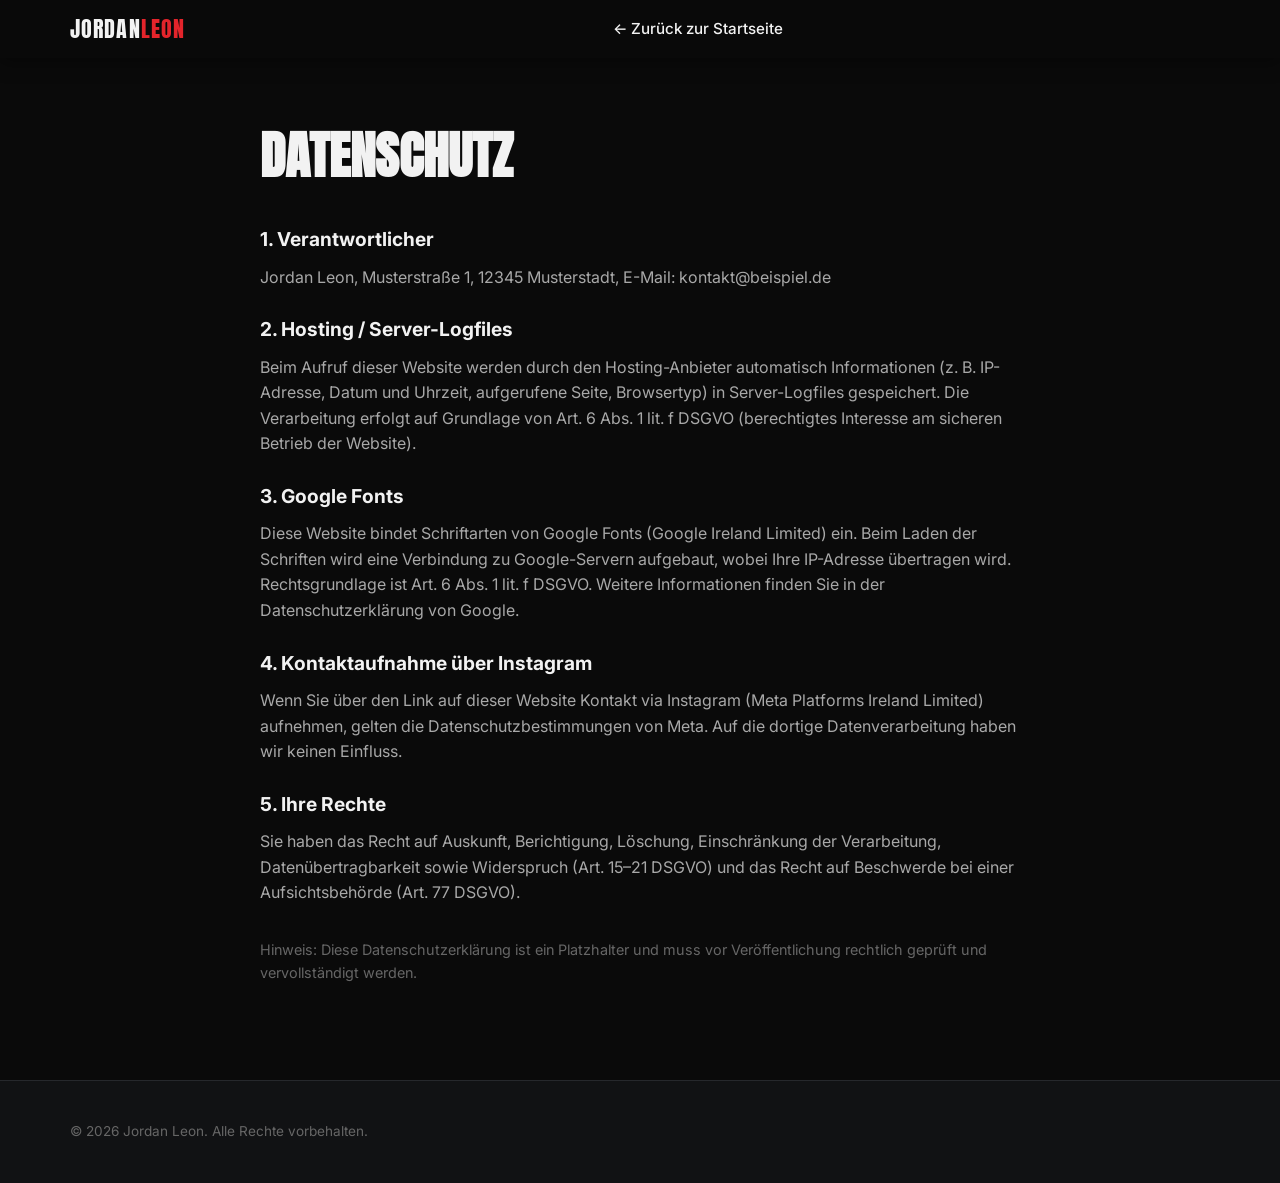
<file: datenschutz.html>
<!DOCTYPE html>
<html lang="de">
<head>
  <meta charset="UTF-8">
  <meta name="viewport" content="width=device-width, initial-scale=1.0">
  <title>Datenschutzerklärung – Jordan Leon</title>
  <meta name="robots" content="noindex">
  <link rel="preconnect" href="https://fonts.googleapis.com">
  <link rel="preconnect" href="https://fonts.gstatic.com" crossorigin>
  <link href="https://fonts.googleapis.com/css2?family=Anton&family=Inter:wght@400;500;600;700&display=swap" rel="stylesheet">
  <link rel="stylesheet" href="css/styles.css">
</head>
<body>
  <header class="nav nav--scrolled">
    <div class="container nav__inner">
      <a href="index.html" class="nav__logo">JORDAN<span>LEON</span></a>
      <nav class="nav__links"><a href="index.html">← Zurück zur Startseite</a></nav>
      <span></span>
    </div>
  </header>

  <section class="section" style="padding-top: 8rem;">
    <div class="container container--narrow">
      <h1 class="section__title">DATENSCHUTZ</h1>

      <h2 style="font-size: 1.2rem; margin: 1.5rem 0 .6rem;">1. Verantwortlicher</h2>
      <p style="color: var(--muted);">
        <!-- TODO: Echte Daten eintragen -->
        Jordan Leon, Musterstraße 1, 12345 Musterstadt, E-Mail: kontakt@beispiel.de
      </p>

      <h2 style="font-size: 1.2rem; margin: 1.5rem 0 .6rem;">2. Hosting / Server-Logfiles</h2>
      <p style="color: var(--muted);">
        Beim Aufruf dieser Website werden durch den Hosting-Anbieter automatisch Informationen
        (z.&nbsp;B. IP-Adresse, Datum und Uhrzeit, aufgerufene Seite, Browsertyp) in Server-Logfiles
        gespeichert. Die Verarbeitung erfolgt auf Grundlage von Art.&nbsp;6 Abs.&nbsp;1 lit.&nbsp;f DSGVO
        (berechtigtes Interesse am sicheren Betrieb der Website).
      </p>

      <h2 style="font-size: 1.2rem; margin: 1.5rem 0 .6rem;">3. Google Fonts</h2>
      <p style="color: var(--muted);">
        Diese Website bindet Schriftarten von Google Fonts (Google Ireland Limited) ein. Beim Laden
        der Schriften wird eine Verbindung zu Google-Servern aufgebaut, wobei Ihre IP-Adresse
        übertragen wird. Rechtsgrundlage ist Art.&nbsp;6 Abs.&nbsp;1 lit.&nbsp;f DSGVO. Weitere
        Informationen finden Sie in der Datenschutzerklärung von Google.
      </p>

      <h2 style="font-size: 1.2rem; margin: 1.5rem 0 .6rem;">4. Kontaktaufnahme über Instagram</h2>
      <p style="color: var(--muted);">
        Wenn Sie über den Link auf dieser Website Kontakt via Instagram (Meta Platforms Ireland Limited)
        aufnehmen, gelten die Datenschutzbestimmungen von Meta. Auf die dortige Datenverarbeitung
        haben wir keinen Einfluss.
      </p>

      <h2 style="font-size: 1.2rem; margin: 1.5rem 0 .6rem;">5. Ihre Rechte</h2>
      <p style="color: var(--muted);">
        Sie haben das Recht auf Auskunft, Berichtigung, Löschung, Einschränkung der Verarbeitung,
        Datenübertragbarkeit sowie Widerspruch (Art.&nbsp;15–21 DSGVO) und das Recht auf Beschwerde
        bei einer Aufsichtsbehörde (Art.&nbsp;77 DSGVO).
      </p>

      <p style="color: #666; margin-top: 2rem; font-size: .9rem;">
        Hinweis: Diese Datenschutzerklärung ist ein Platzhalter und muss vor Veröffentlichung
        rechtlich geprüft und vervollständigt werden.
      </p>
    </div>
  </section>

  <footer class="footer">
    <div class="container footer__inner">
      <p class="footer__copy">© 2026 Jordan Leon. Alle Rechte vorbehalten.</p>
    </div>
  </footer>
</body>
</html>
</file>
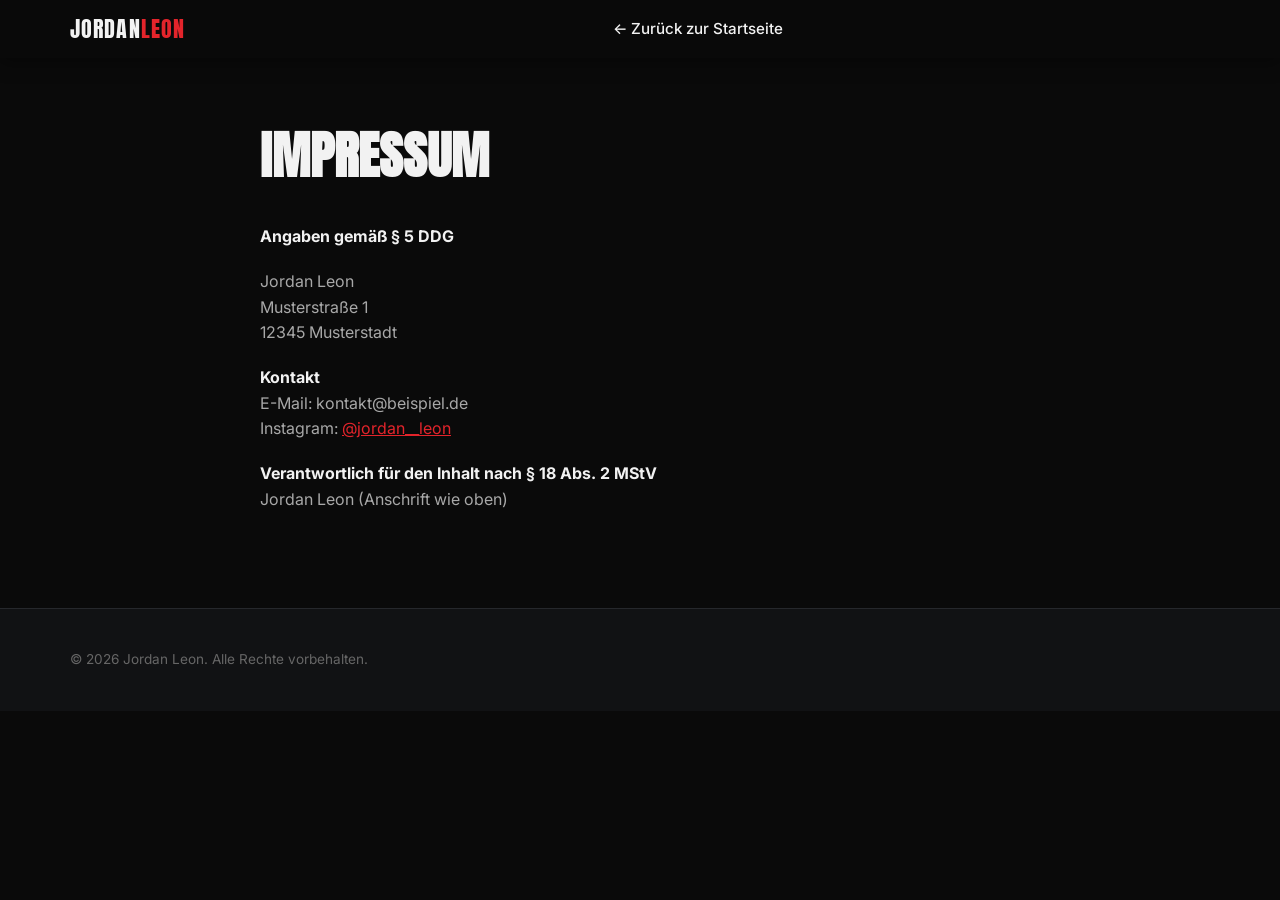
<file: impressum.html>
<!DOCTYPE html>
<html lang="de">
<head>
  <meta charset="UTF-8">
  <meta name="viewport" content="width=device-width, initial-scale=1.0">
  <title>Impressum – Jordan Leon</title>
  <meta name="robots" content="noindex">
  <link rel="preconnect" href="https://fonts.googleapis.com">
  <link rel="preconnect" href="https://fonts.gstatic.com" crossorigin>
  <link href="https://fonts.googleapis.com/css2?family=Anton&family=Inter:wght@400;500;600;700&display=swap" rel="stylesheet">
  <link rel="stylesheet" href="css/styles.css">
</head>
<body>
  <header class="nav nav--scrolled">
    <div class="container nav__inner">
      <a href="index.html" class="nav__logo">JORDAN<span>LEON</span></a>
      <nav class="nav__links"><a href="index.html">← Zurück zur Startseite</a></nav>
      <span></span>
    </div>
  </header>

  <section class="section" style="padding-top: 8rem;">
    <div class="container container--narrow">
      <h1 class="section__title">IMPRESSUM</h1>
      <p style="color: var(--muted); margin-bottom: 1.2rem;"><strong style="color: var(--text);">Angaben gemäß § 5 DDG</strong></p>
      <p style="color: var(--muted); margin-bottom: 1.2rem;">
        <!-- TODO: Echte Daten eintragen -->
        Jordan Leon<br>
        Musterstraße 1<br>
        12345 Musterstadt
      </p>
      <p style="color: var(--muted); margin-bottom: 1.2rem;">
        <strong style="color: var(--text);">Kontakt</strong><br>
        E-Mail: kontakt@beispiel.de<br>
        Instagram: <a href="https://www.instagram.com/jordan__leon/" target="_blank" rel="noopener" style="color: var(--accent);">@jordan__leon</a>
      </p>
      <p style="color: var(--muted);">
        <strong style="color: var(--text);">Verantwortlich für den Inhalt nach § 18 Abs. 2 MStV</strong><br>
        Jordan Leon (Anschrift wie oben)
      </p>
    </div>
  </section>

  <footer class="footer">
    <div class="container footer__inner">
      <p class="footer__copy">© 2026 Jordan Leon. Alle Rechte vorbehalten.</p>
    </div>
  </footer>
</body>
</html>
</file>
<file: css/styles.css>
/* ===== Jordan Leon – Fitness Coaching ===== */

:root {
  --bg: #0a0a0a;
  --bg-alt: #111214;
  --card: #16181b;
  --text: #f2f2f2;
  --muted: #a8a8a8;
  --accent: #e3242b;
  --accent-dark: #b01b21;
  --border: #26282c;
  --font-head: 'Anton', sans-serif;
  --font-body: 'Inter', sans-serif;
}

* { margin: 0; padding: 0; box-sizing: border-box; }

html { scroll-behavior: smooth; }

body {
  background: var(--bg);
  color: var(--text);
  font-family: var(--font-body);
  line-height: 1.6;
  -webkit-font-smoothing: antialiased;
}

img { max-width: 100%; display: block; }

.container {
  width: min(1140px, 92%);
  margin-inline: auto;
}

.container--narrow { max-width: 760px; }

.accent { color: var(--accent); }

/* ===== Buttons ===== */
.btn {
  display: inline-flex;
  align-items: center;
  gap: .5rem;
  background: var(--accent);
  color: #fff;
  font-weight: 700;
  text-decoration: none;
  padding: .85rem 1.8rem;
  border-radius: 4px;
  letter-spacing: .02em;
  transition: background .2s, transform .2s;
}

.btn:hover { background: var(--accent-dark); transform: translateY(-2px); }

.btn--big { padding: 1.1rem 2.4rem; font-size: 1.05rem; }
.btn--small { padding: .55rem 1.2rem; font-size: .9rem; }

.btn--ghost {
  background: transparent;
  border: 2px solid var(--border);
  color: var(--text);
}
.btn--ghost:hover { background: var(--card); border-color: var(--accent); }

/* ===== Navigation ===== */
.nav {
  position: fixed;
  inset: 0 0 auto 0;
  z-index: 100;
  padding: 1.1rem 0;
  transition: background .3s, padding .3s, box-shadow .3s;
}

.nav--scrolled {
  background: rgba(10, 10, 10, .92);
  backdrop-filter: blur(10px);
  padding: .7rem 0;
  box-shadow: 0 2px 20px rgba(0, 0, 0, .5);
}

.nav__inner {
  display: flex;
  align-items: center;
  justify-content: space-between;
}

.nav__logo {
  font-family: var(--font-head);
  font-size: 1.4rem;
  color: var(--text);
  text-decoration: none;
  letter-spacing: .05em;
}

.nav__logo span { color: var(--accent); }

.nav__links {
  display: flex;
  align-items: center;
  gap: 1.8rem;
}

.nav__links a:not(.btn) {
  color: var(--text);
  text-decoration: none;
  font-weight: 500;
  font-size: .95rem;
  transition: color .2s;
}

.nav__links a:not(.btn):hover { color: var(--accent); }

.nav__burger {
  display: none;
  flex-direction: column;
  gap: 5px;
  background: none;
  border: none;
  cursor: pointer;
  padding: 6px;
}

.nav__burger span {
  width: 26px;
  height: 3px;
  background: var(--text);
  border-radius: 2px;
  transition: transform .3s, opacity .3s;
}

/* ===== Hero ===== */
.hero {
  min-height: 100svh;
  display: flex;
  align-items: center;
  position: relative;
  /* Dunkler Verlauf von links für Textlesbarkeit über dem Hintergrundbild */
  background:
    linear-gradient(90deg, var(--bg) 0%, rgba(10, 10, 10, .85) 30%, rgba(10, 10, 10, .35) 60%, rgba(10, 10, 10, .15) 100%),
    url("../assets/hero-bg.jpg") center right / cover no-repeat,
    var(--bg);
  padding: 7rem 0 4rem;
}

/* Weicher Übergang zum nächsten Abschnitt */
.hero::after {
  content: "";
  position: absolute;
  inset: auto 0 0 0;
  height: 120px;
  background: linear-gradient(180deg, transparent, var(--bg));
  pointer-events: none;
}

.hero__kicker {
  color: var(--accent);
  font-weight: 700;
  text-transform: uppercase;
  letter-spacing: .25em;
  font-size: .85rem;
  margin-bottom: 1rem;
}

.hero__title {
  font-family: var(--font-head);
  font-size: clamp(3rem, 8vw, 6.5rem);
  line-height: 1.05;
  text-transform: uppercase;
  margin-bottom: 1.5rem;
}

.hero__title span { color: var(--accent); }

.hero__sub {
  font-size: 1.2rem;
  color: var(--muted);
  margin-bottom: 2.2rem;
  max-width: 560px;
}

.hero__cta {
  display: flex;
  flex-wrap: wrap;
  gap: 1rem;
  margin-bottom: 2.5rem;
}

.hero__badges {
  list-style: none;
  display: flex;
  flex-wrap: wrap;
  gap: 1.5rem;
  color: var(--muted);
  font-weight: 600;
}

/* ===== Sections ===== */
.section { padding: 6rem 0; }

.section__kicker {
  color: var(--accent);
  font-weight: 700;
  text-transform: uppercase;
  letter-spacing: .25em;
  font-size: .8rem;
  margin-bottom: .8rem;
}

.section__title {
  font-family: var(--font-head);
  font-size: clamp(2rem, 5vw, 3.2rem);
  text-transform: uppercase;
  line-height: 1.1;
  margin-bottom: 2.5rem;
}

.section__title span { color: var(--accent); }

/* ===== About ===== */
.about { background: var(--bg-alt); }

.about__grid {
  display: grid;
  grid-template-columns: 1fr 1.2fr;
  gap: 4rem;
  align-items: center;
}

.about__image img {
  border-radius: 8px;
  box-shadow: 0 20px 60px rgba(0, 0, 0, .6);
  border: 1px solid var(--border);
}

.about__text p { color: var(--muted); margin-bottom: 1.2rem; }
.about__text strong { color: var(--text); }
.about__text .btn { margin-top: .8rem; }

/* ===== Features ===== */
.features__grid {
  display: grid;
  grid-template-columns: repeat(3, 1fr);
  gap: 1.5rem;
}

.card {
  background: var(--card);
  border: 1px solid var(--border);
  border-radius: 8px;
  padding: 2rem 1.6rem;
  transition: transform .25s, border-color .25s;
}

.card:hover {
  transform: translateY(-6px);
  border-color: var(--accent);
}

.card__icon { font-size: 2rem; margin-bottom: 1rem; }

.card h3 {
  font-size: 1.1rem;
  margin-bottom: .6rem;
  font-weight: 700;
}

.card p { color: var(--muted); font-size: .95rem; }

/* ===== Steps ===== */
.steps { background: var(--bg-alt); }

.steps__grid {
  display: grid;
  grid-template-columns: repeat(3, 1fr);
  gap: 2.5rem;
}

.step { position: relative; padding-top: .5rem; }

.step__num {
  font-family: var(--font-head);
  font-size: 4rem;
  color: transparent;
  -webkit-text-stroke: 2px var(--accent);
  display: block;
  line-height: 1;
  margin-bottom: 1rem;
}

.step h3 { font-size: 1.2rem; margin-bottom: .6rem; }
.step p { color: var(--muted); font-size: .95rem; }

/* ===== Coaching-Pakete (Pricing) ===== */
.pricing { text-align: center; }

.pricing__sub {
  color: var(--muted);
  margin: -1.5rem 0 2rem;
  font-size: 1.05rem;
}

.pricing__toggle {
  display: inline-flex;
  gap: .3rem;
  background: var(--card);
  border: 1px solid var(--border);
  border-radius: 999px;
  padding: .3rem;
  margin-bottom: 2.5rem;
}

.pricing__term {
  background: none;
  border: none;
  border-radius: 999px;
  color: var(--muted);
  font-family: var(--font-body);
  font-size: .9rem;
  font-weight: 600;
  padding: .55rem 1.2rem;
  cursor: pointer;
  transition: background .2s, color .2s;
}

.pricing__term:hover { color: var(--text); }

.pricing__term.is-active {
  background: var(--accent);
  color: #fff;
}

.pricing__discount {
  font-size: .78rem;
  opacity: .85;
}

.pricing__grid {
  display: grid;
  grid-template-columns: repeat(3, 1fr);
  gap: 1.5rem;
  align-items: stretch;
  text-align: left;
}

.plan {
  position: relative;
  display: flex;
  flex-direction: column;
  background: var(--card);
  border: 1px solid var(--border);
  border-radius: 10px;
  padding: 2.2rem 1.8rem;
  transition: transform .25s, border-color .25s;
}

.plan:hover { border-color: var(--accent); }

.plan--popular {
  border: 2px solid var(--accent);
  transform: scale(1.04);
  box-shadow: 0 12px 40px rgba(227, 36, 43, .15);
}

.plan--popular:hover { transform: scale(1.06); }

.plan__badge {
  position: absolute;
  top: -.85rem;
  left: 50%;
  transform: translateX(-50%);
  background: var(--accent);
  color: #fff;
  font-size: .75rem;
  font-weight: 700;
  text-transform: uppercase;
  letter-spacing: .12em;
  padding: .3rem 1rem;
  border-radius: 999px;
}

.plan__name {
  font-family: var(--font-head);
  font-size: 1.5rem;
  letter-spacing: .05em;
  margin-bottom: 1rem;
}

.plan__price {
  display: flex;
  align-items: baseline;
  gap: .5rem;
  flex-wrap: wrap;
}

.plan__old { color: var(--muted); font-size: 1rem; }

.plan__amount {
  font-family: var(--font-head);
  font-size: 2.8rem;
  color: var(--accent);
  line-height: 1;
}

.plan__period { color: var(--muted); font-size: .95rem; }

.plan__tax {
  color: #666;
  font-size: .78rem;
  margin: .3rem 0 1rem;
}

.plan__target {
  color: var(--text);
  font-weight: 600;
  font-size: .95rem;
  margin-bottom: 1.2rem;
  min-height: 2.6em;
}

.plan__features {
  list-style: none;
  margin-bottom: 1.8rem;
  flex: 1;
}

.plan__features li {
  position: relative;
  padding-left: 1.7rem;
  color: var(--muted);
  font-size: .93rem;
  margin-bottom: .65rem;
}

.plan__features li::before {
  content: '✓';
  position: absolute;
  left: 0;
  color: #2ecc71;
  font-weight: 700;
}

.plan__cta { justify-content: center; }

.pricing__note {
  color: var(--muted);
  font-size: .9rem;
  margin-top: 2.5rem;
}

/* ===== Transformationen ===== */
.transformations { background: var(--bg-alt); }

.transformations__sub {
  color: var(--muted);
  margin: -1.5rem 0 2.5rem;
}

.transformations__grid {
  display: grid;
  grid-template-columns: repeat(auto-fit, minmax(280px, 460px));
  gap: 1.5rem;
  justify-content: center;
}

.transformation {
  margin: 0;
  border: 1px solid var(--border);
  border-radius: 8px;
  overflow: hidden;
  background: var(--card);
  transition: transform .25s, border-color .25s;
}

.transformation:hover {
  transform: translateY(-6px);
  border-color: var(--accent);
}

.transformation img {
  width: 100%;
  height: auto;
}

.transformations__cta {
  text-align: center;
  margin-top: 2.5rem;
}

/* ===== Sponsoren / Partner ===== */
.sponsors__grid {
  display: grid;
  grid-template-columns: repeat(3, 1fr);
  gap: 1.5rem;
}

.sponsor {
  background: var(--card);
  border: 1px solid var(--border);
  border-radius: 8px;
  padding: 2rem 1.6rem;
  display: flex;
  flex-direction: column;
  align-items: flex-start;
  gap: 1rem;
  transition: transform .25s, border-color .25s;
}

.sponsor:hover {
  transform: translateY(-6px);
  border-color: var(--accent);
}

.sponsor__brand {
  font-family: var(--font-head);
  font-size: 1.6rem;
  letter-spacing: .04em;
}

.sponsor__brand span { color: var(--accent); }

.sponsor__desc {
  color: var(--muted);
  font-size: .9rem;
  margin-top: -.6rem;
}

.sponsor__code {
  display: flex;
  align-items: center;
  gap: .8rem;
  background: var(--bg);
  border: 1px dashed var(--accent);
  border-radius: 6px;
  padding: .6rem 1rem;
  width: 100%;
  justify-content: space-between;
}

.sponsor__code strong {
  color: var(--accent);
  letter-spacing: .08em;
}

.sponsor__copy {
  background: none;
  border: 1px solid var(--border);
  color: var(--muted);
  font-family: var(--font-body);
  font-size: .78rem;
  font-weight: 600;
  padding: .35rem .8rem;
  border-radius: 4px;
  cursor: pointer;
  transition: color .2s, border-color .2s;
}

.sponsor__copy:hover { color: var(--text); border-color: var(--accent); }
.sponsor__copy.is-copied { color: #2ecc71; border-color: #2ecc71; }

/* ===== Newsletter ===== */
.newsletter { background: var(--bg-alt); text-align: center; }

.newsletter__inner .section__title { margin-bottom: 1rem; }

.newsletter__sub {
  color: var(--muted);
  margin-bottom: 2rem;
  font-size: 1.05rem;
}

.newsletter__form {
  display: flex;
  gap: .8rem;
  max-width: 480px;
  margin: 0 auto 1rem;
}

.newsletter__form input {
  flex: 1;
  background: var(--card);
  border: 1px solid var(--border);
  border-radius: 4px;
  color: var(--text);
  font-family: var(--font-body);
  font-size: 1rem;
  padding: .85rem 1.1rem;
  outline: none;
  transition: border-color .2s;
}

.newsletter__form input:focus { border-color: var(--accent); }

.newsletter__msg {
  min-height: 1.4rem;
  font-weight: 600;
  margin-bottom: .6rem;
}

.newsletter__msg.is-ok { color: #2ecc71; }
.newsletter__msg.is-error { color: var(--accent); }

.newsletter__privacy {
  color: #666;
  font-size: .82rem;
}

.newsletter__privacy a { color: var(--muted); }

/* ===== FAQ ===== */
.faq__item {
  background: var(--card);
  border: 1px solid var(--border);
  border-radius: 8px;
  margin-bottom: .8rem;
  overflow: hidden;
}

.faq__item summary {
  cursor: pointer;
  padding: 1.2rem 1.5rem;
  font-weight: 600;
  list-style: none;
  position: relative;
  padding-right: 3rem;
}

.faq__item summary::-webkit-details-marker { display: none; }

.faq__item summary::after {
  content: '+';
  position: absolute;
  right: 1.5rem;
  top: 50%;
  transform: translateY(-50%);
  color: var(--accent);
  font-size: 1.5rem;
  font-weight: 400;
  transition: transform .25s;
}

.faq__item[open] summary::after { transform: translateY(-50%) rotate(45deg); }

.faq__item p {
  padding: 0 1.5rem 1.2rem;
  color: var(--muted);
}

/* ===== CTA ===== */
.cta {
  padding: 7rem 0;
  text-align: center;
  background:
    radial-gradient(ellipse 70% 80% at 50% 100%, rgba(227, 36, 43, .22), transparent 70%),
    var(--bg);
  border-top: 1px solid var(--border);
}

.cta h2 {
  font-family: var(--font-head);
  font-size: clamp(2.2rem, 6vw, 4rem);
  text-transform: uppercase;
  line-height: 1.1;
  margin-bottom: 1.2rem;
}

.cta h2 span { color: var(--accent); }

.cta p {
  color: var(--muted);
  font-size: 1.15rem;
  margin-bottom: 2.2rem;
}

/* ===== Footer ===== */
.footer {
  border-top: 1px solid var(--border);
  padding: 2.5rem 0;
  background: var(--bg-alt);
}

.footer__inner {
  display: flex;
  flex-wrap: wrap;
  align-items: center;
  justify-content: space-between;
  gap: 1.2rem;
}

.footer__links { display: flex; gap: 1.8rem; }

.footer__links a {
  color: var(--muted);
  text-decoration: none;
  font-size: .9rem;
  transition: color .2s;
}

.footer__links a:hover { color: var(--accent); }

.footer__copy { color: #666; font-size: .85rem; }

/* ===== Reveal-Animation ===== */
.reveal {
  opacity: 0;
  transform: translateY(28px);
  transition: opacity .7s ease, transform .7s ease;
}

.reveal.is-visible {
  opacity: 1;
  transform: none;
}

/* Beliebt-Karte: Skalierung hat Vorrang vor der Reveal-Animation */
@media (min-width: 901px) {
  .plan--popular.is-visible { transform: scale(1.04); }
  .plan--popular.is-visible:hover { transform: scale(1.06); }
}

@media (prefers-reduced-motion: reduce) {
  .reveal { opacity: 1; transform: none; transition: none; }
  html { scroll-behavior: auto; }
}

/* ===== Responsive ===== */
@media (max-width: 900px) {
  /* Mobil liegt der Text über dem Bild → stärkeres, flächiges Overlay */
  .hero {
    background:
      linear-gradient(180deg, rgba(10, 10, 10, .75) 0%, rgba(10, 10, 10, .55) 55%, var(--bg) 100%),
      url("../assets/hero-bg.jpg") center right 35% / cover no-repeat,
      var(--bg);
  }
  .about__grid { grid-template-columns: 1fr; gap: 2.5rem; }
  .about__image { max-width: 420px; margin-inline: auto; }
  .features__grid { grid-template-columns: repeat(2, 1fr); }
  .sponsors__grid { grid-template-columns: 1fr; }
  .pricing__grid { grid-template-columns: 1fr; max-width: 440px; margin-inline: auto; }
  .plan--popular { transform: none; }
  .plan--popular:hover { transform: translateY(-4px); }
  .transformations__grid { grid-template-columns: 1fr; gap: 1rem; }
  .steps__grid { grid-template-columns: 1fr; gap: 2rem; }
}

@media (max-width: 640px) {
  .nav__burger { display: flex; }

  .nav__links {
    position: fixed;
    top: 0;
    right: 0;
    height: 100vh;
    width: min(320px, 80vw);
    background: var(--bg-alt);
    flex-direction: column;
    justify-content: center;
    padding: 2rem;
    transform: translateX(100%);
    transition: transform .3s ease;
    border-left: 1px solid var(--border);
  }

  .nav__links.is-open { transform: translateX(0); }

  .nav__burger.is-open span:nth-child(1) { transform: translateY(8px) rotate(45deg); }
  .nav__burger.is-open span:nth-child(2) { opacity: 0; }
  .nav__burger.is-open span:nth-child(3) { transform: translateY(-8px) rotate(-45deg); }

  .nav__burger { position: relative; z-index: 110; }

  .features__grid { grid-template-columns: 1fr; }
  .section { padding: 4rem 0; }
  .hero__cta .btn { width: 100%; justify-content: center; }
  .newsletter__form { flex-direction: column; }
  .newsletter__form .btn { justify-content: center; }
  .transformations__grid { grid-template-columns: 1fr; }
  .pricing__toggle { flex-wrap: wrap; justify-content: center; border-radius: 16px; }
  .pricing__term { padding: .5rem .9rem; font-size: .85rem; }
}
</file>
